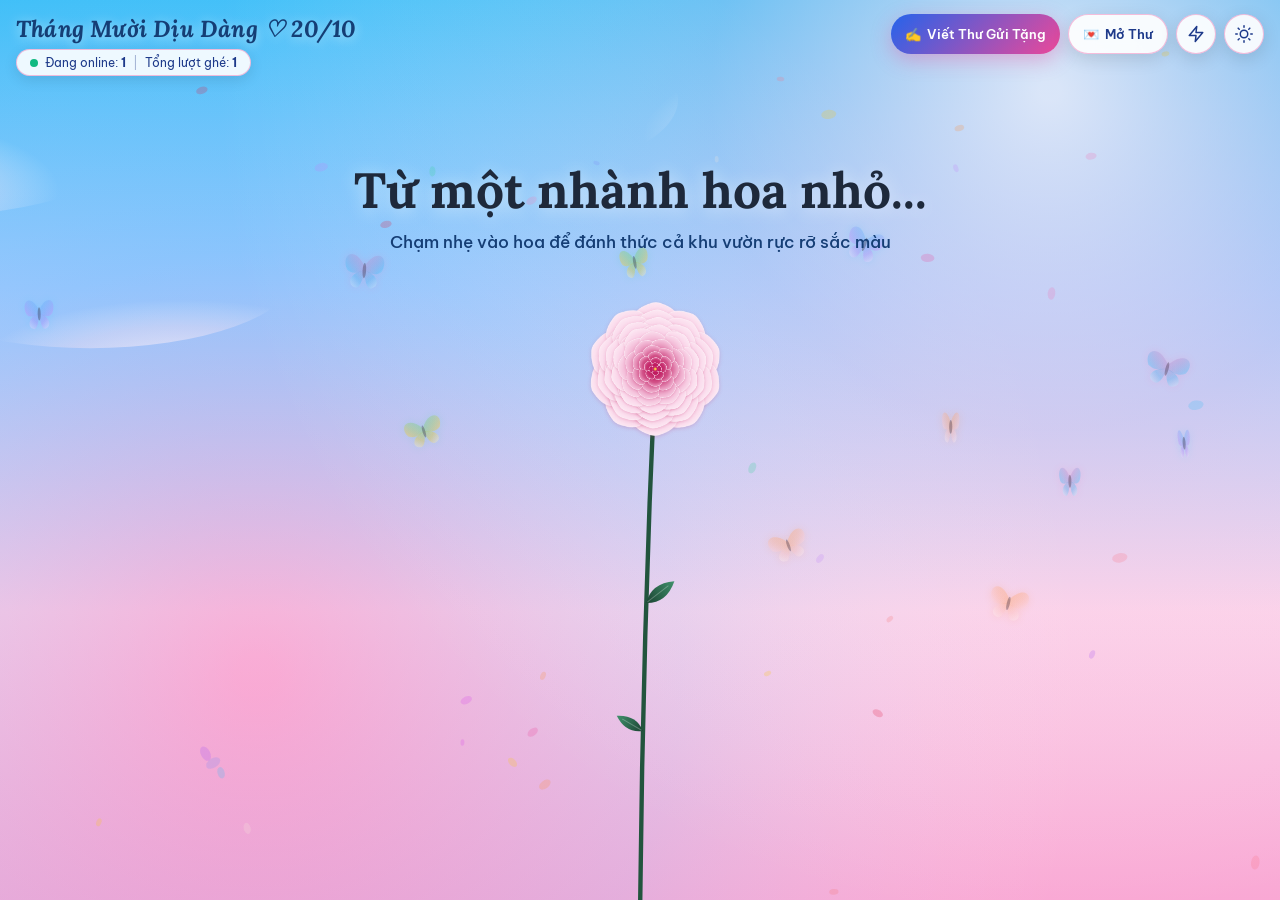
<file: index.html>
<!DOCTYPE html>
<html lang="vi">

<head>
    <meta charset="UTF-8">
    <meta name="viewport" content="width=device-width, initial-scale=1.0">
    <title>Vườn Hoa Tháng Mười - 20/10</title>
    <script>
        window.location.replace("garden.html" + window.location.search + window.location.hash);
    </script>
</head>

<body style="background:#0f2547;color:#fbcfe8;font-family:sans-serif;display:flex;align-items:center;justify-content:center;height:100vh;margin:0;">
    <p>Đang mở khu vườn hoa 20/10...</p>
</body>

</html>
</file>
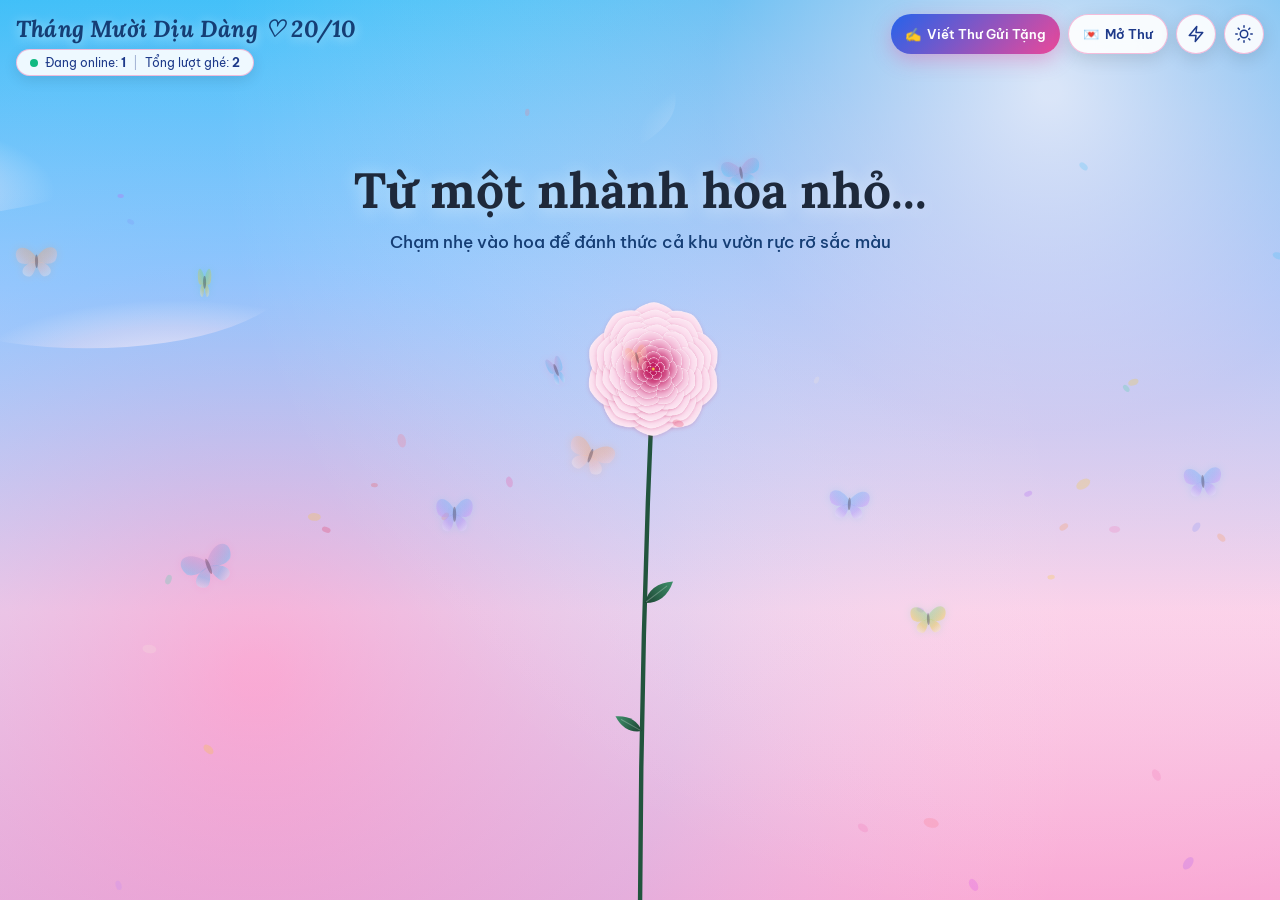
<file: garden.html>
<!DOCTYPE html>
<html lang="vi" data-theme="light">

<head>
    <meta charset="UTF-8">
    <meta name="viewport" content="width=device-width, initial-scale=1.0, maximum-scale=1.0, user-scalable=no, viewport-fit=cover">
    <meta http-equiv="X-UA-Compatible" content="IE=edge">
    <meta name="referrer" content="no-referrer">
    <title>Vườn Hoa Tháng Mười - 20/10 Ngọt Ngào</title>
    <link rel="preconnect" href="https://fonts.googleapis.com">
    <link rel="preconnect" href="https://fonts.gstatic.com" crossorigin>
    <link href="https://fonts.googleapis.com/css2?family=Be+Vietnam+Pro:ital,wght@0,300;0,400;0,500;0,600;0,700;1,400&family=Lora:ital,wght@0,500;0,600;0,700;1,500;1,600&display=swap" rel="stylesheet">
    <link rel="stylesheet" href="style.css?v=7">
    <style id="mobile-fix">
@supports (height: 100dvh) {
    .greeting-card {
        max-height: 85dvh;
    }
}

* {
    -webkit-tap-highlight-color: transparent;
}

@media (max-width: 680px) {
    /* ---------- 0. Lời dẫn giữa màn hình: thu hẹp để không chạm cột nút bên phải ---------- */
    .intro-prompt {
        width: calc(100% - 112px);
    }
    .intro-prompt h1 {
        font-size: 1.55rem;
        line-height: 1.25;
    }
    .intro-prompt p {
        font-size: 0.85rem;
    }
    /* ---------- 1. Góc trên trái: tiêu đề + badge ---------- */
    .top-left-area {
        top: max(12px, env(safe-area-inset-top, 12px));
        left: max(12px, env(safe-area-inset-left, 12px));
        /* chừa chỗ cho cột nút bên phải (38px nút + 12px lề + 10px đệm) */
        max-width: calc(100vw - 76px);
        gap: 5px;
    }
    .top-left-brand {
        font-size: 1rem;
        line-height: 1.25;
    }
    .visitor-badge {
        max-width: 100%;
        font-size: 0.66rem;
        padding: 4px 9px;
        gap: 5px;
        white-space: nowrap;
    }
    /* ---------- 2. Góc trên phải: xếp DỌC để không đè lên tiêu đề ---------- */
    .top-right-bar {
        flex-direction: column;
        align-items: flex-end;
        gap: 8px;
        top: max(12px, env(safe-area-inset-top, 12px));
        right: max(12px, env(safe-area-inset-right, 12px));
    }
    /* 4 nút cùng một kích thước tròn, đều nhau */
    .top-right-bar .icon-btn {
        width: 38px;
        height: 38px;
        min-width: 38px;
        padding: 0;
        border-radius: 50%;
    }
    /* ---------- 3. Dải nút dưới cùng: 3 nút vừa 1 hàng, không bị cắt ---------- */
    .bottom-controls {
        width: calc(100% - 24px);
        max-width: 460px;
        gap: 6px;
        bottom: max(16px, env(safe-area-inset-bottom, 16px));
    }
    .glass-btn {
        flex: 1 1 0;
        min-width: 0;
        flex-direction: column;
        justify-content: center;
        gap: 2px;
        padding: 8px 6px;
        border-radius: 18px;
        font-size: 0.72rem;
        line-height: 1.2;
        text-align: center;
        white-space: normal;
    }
    /* ---------- 4. Dòng chữ phụ phía dưới: cho xuống dòng thay vì bị cắt "..." ---------- */
    .subtitle-bottom {
        width: calc(100% - 28px);
        max-width: 460px;
        white-space: normal;
        text-align: center;
        font-size: 0.9rem;
        line-height: 1.35;
        padding: 8px 16px;
        border-radius: 20px;
    }
    /* ---------- 5. Form viết thư: cỡ chữ >= 16px để iOS không tự zoom khi bấm ô nhập ---------- */
    .compose-form input,
    .compose-form textarea,
    .compose-form select {
        font-size: 16px;
    }
}


/* Màn hình rất nhỏ (iPhone SE, máy 320px) */

@media (max-width: 360px) {
    .top-left-brand {
        font-size: 0.92rem;
    }
    .glass-btn {
        font-size: 0.68rem;
        padding: 8px 4px;
    }
}
    </style>
</head>

<body>

    <div class="top-left-area">
        <div class="top-left-brand">Tháng Mười Dịu Dàng ♡ 20/10</div>
        <div class="visitor-badge" title="Số liệu thống kê thực tế bắt đầu từ 0">
            <span class="pulse-dot"></span>
            <span>Đang online: <strong id="onlineNowCount">1</strong></span>
            <span class="badge-sep">|</span>
            <span>Tổng lượt ghé: <strong id="visitorCount">0</strong></span>
        </div>
    </div>

    <div class="top-right-bar">
        <button type="button" class="icon-btn primary-glow" id="openComposeBtn" title="Tự tay viết thư và tạo link gửi tặng">
      <span>✍️</span> <span class="btn-text-label">Viết Thư Gửi Tặng</span>
    </button>
        <button type="button" class="icon-btn" id="openCardDirectBtn" title="Mở đọc bức thư">
      <span>💌</span> <span class="btn-text-label">Mở Thư</span>
    </button>
        <button type="button" class="icon-btn circle" id="fxToggleBtn" title="Bật/Tắt Hiệu Ứng (Cho máy yếu)">
      <svg width="18" height="18" viewBox="0 0 24 24" fill="none" stroke="currentColor" stroke-width="2" stroke-linecap="round" stroke-linejoin="round"><polygon points="13 2 3 14 12 14 11 22 21 10 12 10 13 2"></polygon></svg>
    </button>
        <button type="button" class="icon-btn circle" id="themeToggleBtn" title="Đổi Ban Ngày / Đêm Sao Băng">
      <svg id="themeIcon" width="18" height="18" viewBox="0 0 24 24" fill="none" stroke="currentColor" stroke-width="2" stroke-linecap="round" stroke-linejoin="round"><circle cx="12" cy="12" r="5"></circle><line x1="12" y1="1" x2="12" y2="3"></line><line x1="12" y1="21" x2="12" y2="23"></line><line x1="4.22" y1="4.22" x2="5.64" y2="5.64"></line><line x1="18.36" y1="18.36" x2="19.78" y2="19.78"></line><line x1="1" y1="12" x2="3" y2="12"></line><line x1="21" y1="12" x2="23" y2="12"></line><line x1="4.22" y1="19.78" x2="5.64" y2="18.36"></line><line x1="18.36" y1="5.64" x2="19.78" y2="4.22"></line></svg>
    </button>
    </div>

    <div class="intro-prompt" id="introPrompt">
        <h1 id="introMainTitle">Từ một nhành hoa nhỏ...</h1>
        <p id="introSubText">Chạm nhẹ vào hoa để đánh thức cả khu vườn rực rỡ sắc màu</p>
    </div>

    <div class="subtitle-bottom" id="subtitleBottom">
        Từ một nhành hoa nhỏ, cả khu vườn đang thức giấc vì bạn...
    </div>

    <div class="floating-words-container" id="floatingWordsContainer"></div>

    <!-- Cửa sổ đọc thư -->
    <div class="card-overlay" id="cardOverlay">
        <div class="greeting-card custom-scroll">
            <button type="button" class="close-card-btn" id="closeCardBtn" title="Đóng lá thư">
        <svg width="20" height="20" viewBox="0 0 24 24" fill="none" stroke="currentColor" stroke-width="2.3" stroke-linecap="round" stroke-linejoin="round"><line x1="18" y1="6" x2="6" y2="18"></line><line x1="6" y1="6" x2="18" y2="18"></line></svg>
      </button>

            <div class="card-badge-tag">Ngày 20 Tháng 10 Dịu Dàng</div>
            <div class="card-dear" id="displayDear">Gửi những đóa hoa xinh đẹp nhất giữa đời thường,</div>
            <h2 class="card-title" id="displayTitle">Mong Mọi Điều Đẹp Đẽ Luôn Nở Rộ Bên Bạn</h2>
            <div class="card-divider"></div>

            <div class="card-body-container" id="displayBodyContainer">
                <p class="card-body">Một nhành hoa nhỏ có thể làm bừng sáng cả góc trời thu, còn nụ cười và sự dịu dàng của phái đẹp lại khiến cả thế gian này trở nên ấm áp, bình yên hơn biết bao nhiêu.</p>
                <p class="card-body">Giữa những nhịp sống vội vã thường ngày, mong rằng hôm nay và cả những tháng ngày về sau, mỗi cô gái, mỗi người mẹ, mỗi người chị đều tìm thấy cho riêng mình những khoảng lặng thật êm đềm. Chúc bạn luôn đủ bình yên để tận hưởng những niềm
                    vui giản dị, đủ rạng rỡ để đi qua mọi ngày nắng mưa và đủ tự tin để theo đuổi những giấc mơ của chính mình.</p>
                <p class="card-body">Hãy luôn yêu thương bản thân, luôn giữ ánh mắt trong veo và nụ cười tươi tắn trên môi. Bởi vì sự hiện diện của bạn chính là điều ngọt ngào và tuyệt vời nhất của cuộc đời này.</p>
            </div>

            <div class="card-sign" id="displaySign">Gửi ngàn hương sắc và những điều ngọt ngào nhất ♡</div>

            <div class="card-footer-actions">
                <button type="button" class="btn-card-action secondary" id="btnViewGarden">🌸 Ngắm vườn hoa</button>
                <button type="button" class="btn-card-action primary" id="btnSwitchToCompose">✍️ Tự viết thư gửi người thương</button>
            </div>
        </div>
    </div>

    <!-- Cửa sổ tự viết thư (Hoàn toàn trống để tự viết, chỉ có gợi ý mờ) -->
    <div class="card-overlay" id="composeOverlay">
        <div class="greeting-card compose-modal custom-scroll">
            <button type="button" class="close-card-btn" id="closeComposeBtn" title="Đóng cửa sổ viết thư">
        <svg width="20" height="20" viewBox="0 0 24 24" fill="none" stroke="currentColor" stroke-width="2.3" stroke-linecap="round" stroke-linejoin="round"><line x1="18" y1="6" x2="6" y2="18"></line><line x1="6" y1="6" x2="18" y2="18"></line></svg>
      </button>

            <h2 class="compose-heading">✍️ Tự Tay Viết Thư 20/10</h2>
            <p class="compose-sub">Các ô dưới đây hoàn toàn trống để bạn tự viết theo cảm xúc riêng. Bấm vào các nút chủ đề để xem gợi ý ý tưởng nhẹ nhàng nhé:</p>

            <div class="preset-group">
                <div class="preset-buttons">
                    <button type="button" class="preset-chip active" data-hint="mom">🌷 Gợi ý viết cho Mẹ</button>
                    <button type="button" class="preset-chip" data-hint="lover">💖 Gợi ý cho Người yêu / Vợ</button>
                    <button type="button" class="preset-chip" data-hint="crush">✨ Gợi ý cho Crush / Bạn nữ</button>
                    <button type="button" class="preset-chip" data-hint="sister">🌸 Gợi ý cho Chị / Em gái</button>
                </div>
                <div class="hint-preview-box" id="hintPreviewBox">
                    💡 <strong>Gợi ý nhẹ:</strong> Bạn có thể nhắc về những bữa cơm ấm áp của Mẹ, cảm ơn Mẹ vì những hy sinh thầm lặng và chúc Mẹ luôn khỏe mạnh, an yên mỗi ngày...
                </div>
            </div>

            <form id="customLetterForm" class="compose-form" autocomplete="off">
                <div class="form-row-2">
                    <div class="form-group">
                        <label for="inputRecipient">Lời mở đầu (Gửi đến ai):</label>
                        <input type="text" id="inputRecipient" value="" autocomplete="off" placeholder="Gợi ý: Gửi Mẹ yêu của con," maxlength="90" required>
                    </div>
                    <div class="form-group">
                        <label for="inputTitle">Tiêu đề bức thư:</label>
                        <input type="text" id="inputTitle" value="" autocomplete="off" placeholder="Gợi ý: Mong Mẹ Luôn Bình Yên" maxlength="100" required>
                    </div>
                </div>

                <div class="form-group">
                    <div class="label-with-counter">
                        <label for="inputMessage">Tâm tình của bạn (Bạn tự gõ nội dung vào đây):</label>
                        <span class="char-counter" id="charCounter">0 / 2500</span>
                    </div>
                    <textarea id="inputMessage" class="custom-scroll" rows="5" autocomplete="off" placeholder="Gợi ý: Nhân ngày 20/10, con chúc Mẹ luôn thật nhiều sức khỏe... (Hãy tự gõ câu chữ của riêng bạn vào đây nhé)" maxlength="2500" required></textarea>
                </div>

                <div class="form-row-2">
                    <div class="form-group">
                        <label for="inputSender">Chữ ký / Lời kết của bạn:</label>
                        <input type="text" id="inputSender" value="" autocomplete="off" placeholder="Gợi ý: Con của Mẹ ♡" maxlength="90" required>
                    </div>
                    <div class="form-group">
                        <label for="inputTheme">Khung cảnh khi người ấy mở link:</label>
                        <select id="inputTheme">
              <option value="light">☀️ Ban ngày (Bầu trời Xanh Lam mix Hồng & Đàn bướm)</option>
              <option value="dark">🌠 Ban đêm (Đêm Xanh Lam mix Hồng, Sao băng & Đom đóm)</option>
            </select>
                    </div>
                </div>

                <div class="compose-actions">
                    <button type="button" class="btn-card-action secondary" id="btnClearForm">🔄 Làm trống ô</button>
                    <button type="button" class="btn-card-action secondary" id="btnPreviewLetter">👁️ Xem Trước Thư</button>
                    <button type="submit" class="btn-card-action primary" id="btnGenerateShareLink">🔗 Lưu & Tạo Link Gửi Tặng</button>
                </div>
            </form>

            <div class="share-result-box" id="shareResultBox">
                <div class="share-result-title">🎉 Link thư riêng của bạn đã tạo xong! Hãy sao chép gửi cho người nhận:</div>
                <div class="share-url-row">
                    <input type="text" id="generatedShareUrl" readonly>
                    <button type="button" id="btnCopyShareUrl">Sao chép Link</button>
                </div>
                <p class="share-note">💡 Khi người nhận mở link này trên điện thoại hoặc máy tính, khu vườn sẽ nở rộ kèm đúng bức thư bạn vừa tự tay viết!</p>
            </div>

            <div class="saved-history-section">
                <div class="saved-history-header">
                    <span>📚 Thư bạn đã tự viết & lưu trên máy này (<span id="savedCountLabel">0</span>)</span>
                    <button type="button" class="clear-history-btn" id="btnClearSaved">Xóa lịch sử</button>
                </div>
                <div class="saved-list custom-scroll" id="savedLettersList"></div>
            </div>
        </div>
    </div>

    <div class="bottom-controls" id="bottomControls">
        <button type="button" class="glass-btn" id="btnReadAgain"><span>💌</span> Xem lại thư</button>
        <button type="button" class="glass-btn" id="btnBottomCompose"><span>✍️</span> Viết thư gửi tặng</button>
        <button type="button" class="glass-btn" id="btnReplayBloom"><span>🌸</span> Cho hoa nở lại</button>
    </div>

    <div class="toast-notification" id="toastNotify">Đã sao chép đường link thành công!</div>

    <canvas id="gardenCanvas"></canvas>

    <script src="garden-botany.js?v=7"></script>
    <script src="card.js?v=7"></script>
    <script src="script.js?v=7"></script>
</body>

</html>
</file>
<file: style.css>
:root[data-theme="light"] {
    --bg-fallback: #cfe8ff;
    --brand-color: #153e75;
    --text-main: #1e293b;
    --card-bg: rgba(255, 252, 254, 0.96);
    --card-border: rgba(236, 72, 153, 0.35);
    --card-text: #332030;
    --card-title: #9d174d;
    --ui-btn-bg: rgba(255, 255, 255, 0.9);
    --ui-btn-hover: #ffffff;
    --ui-btn-text: #1e3a8a;
    --accent-pink: #e11d48;
    --accent-secondary: #2563eb;
    --input-bg: rgba(250, 245, 255, 0.92);
    --input-border: rgba(219, 39, 119, 0.28);
    --scroll-track: rgba(59, 130, 246, 0.08);
    --scroll-thumb: linear-gradient(180deg, #38bdf8, #ec4899);
    --scroll-thumb-hover: linear-gradient(180deg, #0284c7, #db2777);
}

:root[data-theme="dark"] {
    --bg-fallback: #071630;
    --brand-color: #f9a8d4;
    --text-main: #f8fafc;
    --card-bg: rgba(15, 23, 42, 0.96);
    --card-border: rgba(244, 114, 182, 0.35);
    --card-text: #e2e8f0;
    --card-title: #f472b6;
    --ui-btn-bg: rgba(15, 28, 58, 0.9);
    --ui-btn-hover: #1e3a8a;
    --ui-btn-text: #fbcfe8;
    --accent-pink: #f472b6;
    --accent-secondary: #38bdf8;
    --input-bg: rgba(11, 18, 36, 0.9);
    --input-border: rgba(56, 189, 248, 0.35);
    --scroll-track: rgba(56, 189, 248, 0.08);
    --scroll-thumb: linear-gradient(180deg, #38bdf8, #f472b6);
    --scroll-thumb-hover: linear-gradient(180deg, #0ea5e9, #ec4899);
}

* {
    box-sizing: border-box;
    margin: 0;
    padding: 0;
    -webkit-tap-highlight-color: transparent;
}


/* ĐỊNH DẠNG THANH TRƯỢT (SCROLLBAR) XANH LAM MIX HỒNG CHO MỌI KHUNG CUỘN */

.custom-scroll,
.greeting-card,
textarea,
.saved-list {
    scrollbar-width: thin;
    scrollbar-color: #ec4899 rgba(59, 130, 246, 0.08);
    -webkit-overflow-scrolling: touch;
    scroll-behavior: smooth;
}

.custom-scroll::-webkit-scrollbar,
.greeting-card::-webkit-scrollbar,
textarea::-webkit-scrollbar,
.saved-list::-webkit-scrollbar {
    width: 7px;
    height: 7px;
}

.custom-scroll::-webkit-scrollbar-button,
.greeting-card::-webkit-scrollbar-button,
textarea::-webkit-scrollbar-button,
.saved-list::-webkit-scrollbar-button {
    display: none;
    width: 0;
    height: 0;
}

.custom-scroll::-webkit-scrollbar-track,
.greeting-card::-webkit-scrollbar-track,
textarea::-webkit-scrollbar-track,
.saved-list::-webkit-scrollbar-track {
    background: var(--scroll-track);
    border-radius: 50px;
    margin: 8px 0;
}

.custom-scroll::-webkit-scrollbar-thumb,
.greeting-card::-webkit-scrollbar-thumb,
textarea::-webkit-scrollbar-thumb,
.saved-list::-webkit-scrollbar-thumb {
    background: var(--scroll-thumb);
    border-radius: 50px;
    border: 1.5px solid transparent;
    background-clip: padding-box;
}

.custom-scroll::-webkit-scrollbar-thumb:hover,
.greeting-card::-webkit-scrollbar-thumb:hover,
textarea::-webkit-scrollbar-thumb:hover,
.saved-list::-webkit-scrollbar-thumb:hover {
    background: var(--scroll-thumb-hover);
}

html,
body {
    width: 100%;
    height: 100%;
    overflow: hidden;
    position: fixed;
    inset: 0;
    background: var(--bg-fallback);
    font-family: 'Be Vietnam Pro', -apple-system, BlinkMacSystemFont, sans-serif;
    overscroll-behavior: none;
    user-select: none;
    -webkit-user-select: none;
}

canvas {
    position: fixed;
    inset: 0;
    width: 100%;
    height: 100%;
    z-index: 1;
    display: block;
    cursor: pointer;
    touch-action: none;
}

.top-left-area {
    position: fixed;
    top: max(14px, env(safe-area-inset-top, 14px));
    left: max(16px, env(safe-area-inset-left, 16px));
    z-index: 20;
    display: flex;
    flex-direction: column;
    gap: 6px;
    pointer-events: none;
}

.top-left-brand {
    font-family: 'Lora', serif;
    font-style: italic;
    font-weight: 700;
    font-size: clamp(1.02rem, 2.2vw, 1.45rem);
    color: var(--brand-color);
    text-shadow: 0 2px 12px rgba(255, 255, 255, 0.55);
    letter-spacing: 0.2px;
    transition: color 0.4s ease;
}

.visitor-badge {
    display: inline-flex;
    align-items: center;
    gap: 7px;
    width: max-content;
    padding: 5px 13px;
    border-radius: 50px;
    background: var(--ui-btn-bg);
    backdrop-filter: blur(10px);
    -webkit-backdrop-filter: blur(10px);
    border: 1px solid var(--card-border);
    font-size: 0.75rem;
    color: var(--ui-btn-text);
    box-shadow: 0 4px 14px rgba(0, 0, 0, 0.1);
}

.badge-sep {
    opacity: 0.35;
}

.pulse-dot {
    width: 8px;
    height: 8px;
    border-radius: 50%;
    background: #10b981;
    box-shadow: 0 0 0 0 rgba(16, 185, 129, 0.7);
    animation: pulseGreen 2s infinite;
}

@keyframes pulseGreen {
    0% {
        box-shadow: 0 0 0 0 rgba(16, 185, 129, 0.7);
    }
    70% {
        box-shadow: 0 0 0 7px rgba(16, 185, 129, 0);
    }
    100% {
        box-shadow: 0 0 0 0 rgba(16, 185, 129, 0);
    }
}

.top-right-bar {
    position: fixed;
    top: max(14px, env(safe-area-inset-top, 14px));
    right: max(16px, env(safe-area-inset-right, 16px));
    z-index: 25;
    display: flex;
    align-items: center;
    gap: 8px;
}

.icon-btn {
    height: 40px;
    padding: 0 14px;
    border-radius: 50px;
    background: var(--ui-btn-bg);
    backdrop-filter: blur(12px);
    -webkit-backdrop-filter: blur(12px);
    border: 1px solid var(--card-border);
    display: flex;
    align-items: center;
    justify-content: center;
    gap: 6px;
    cursor: pointer;
    color: var(--ui-btn-text);
    font-family: 'Be Vietnam Pro', sans-serif;
    font-size: 0.82rem;
    font-weight: 600;
    box-shadow: 0 5px 18px rgba(0, 0, 0, 0.12);
    transition: all 0.25s ease;
}

.icon-btn.primary-glow {
    background: linear-gradient(135deg, #2563eb, #ec4899);
    color: #ffffff;
    border: none;
    box-shadow: 0 6px 20px rgba(236, 72, 153, 0.35);
}

.icon-btn.primary-glow:hover {
    color: #ffffff;
    filter: brightness(1.08);
    transform: translateY(-2px);
}

.icon-btn.circle {
    width: 40px;
    padding: 0;
    border-radius: 50%;
}

.icon-btn:hover {
    transform: translateY(-2px);
    background: var(--ui-btn-hover);
    color: var(--accent-pink);
}

.intro-prompt {
    position: fixed;
    top: 23%;
    left: 50%;
    transform: translate(-50%, -50%);
    z-index: 12;
    width: 90%;
    max-width: 650px;
    text-align: center;
    pointer-events: none;
    transition: all 0.85s cubic-bezier(0.22, 1, 0.36, 1);
}

.intro-prompt.hidden {
    opacity: 0;
    transform: translate(-50%, -75%) scale(0.94);
}

.intro-prompt h1 {
    font-family: 'Lora', serif;
    font-weight: 700;
    font-size: clamp(1.85rem, 4.8vw, 3.1rem);
    color: var(--text-main);
    margin-bottom: 8px;
    text-shadow: 0 2px 18px rgba(255, 255, 255, 0.55);
}

.intro-prompt p {
    font-size: clamp(0.9rem, 2vw, 1.08rem);
    color: var(--brand-color);
    font-weight: 500;
    line-height: 1.5;
    animation: gentlePulse 2.4s infinite ease-in-out;
}

@keyframes gentlePulse {
    0%,
    100% {
        opacity: 0.75;
        transform: scale(0.99);
    }
    50% {
        opacity: 1;
        transform: scale(1.02);
    }
}

.subtitle-bottom {
    position: fixed;
    bottom: max(30px, env(safe-area-inset-bottom, 30px));
    left: 50%;
    transform: translateX(-50%) translateY(18px);
    z-index: 14;
    font-family: 'Lora', serif;
    font-style: italic;
    font-size: clamp(0.95rem, 2.2vw, 1.32rem);
    color: var(--text-main);
    background: var(--ui-btn-bg);
    backdrop-filter: blur(12px);
    -webkit-backdrop-filter: blur(12px);
    border: 1px solid var(--card-border);
    padding: 8px 22px;
    border-radius: 50px;
    box-shadow: 0 8px 25px rgba(0, 0, 0, 0.14);
    pointer-events: none;
    opacity: 0;
    transition: all 0.75s cubic-bezier(0.22, 1, 0.36, 1);
    white-space: nowrap;
    max-width: 92vw;
    overflow: hidden;
    text-overflow: ellipsis;
}

.subtitle-bottom.show {
    opacity: 1;
    transform: translateX(-50%) translateY(0);
}

.floating-words-container {
    position: fixed;
    inset: 0;
    pointer-events: none;
    z-index: 11;
    overflow: hidden;
}

.float-word {
    position: absolute;
    font-family: 'Lora', serif;
    font-style: italic;
    font-weight: 600;
    font-size: clamp(1.05rem, 2.2vw, 1.45rem);
    color: var(--accent-pink);
    background: rgba(255, 255, 255, 0.72);
    backdrop-filter: blur(6px);
    padding: 4px 14px;
    border-radius: 50px;
    box-shadow: 0 4px 15px rgba(225, 29, 72, 0.15);
    opacity: 0;
    animation: floatUpWish 5.2s ease-in-out forwards;
}

:root[data-theme="dark"] .float-word {
    background: rgba(15, 28, 58, 0.78);
    color: #fbcfe8;
}

@keyframes floatUpWish {
    0% {
        transform: translateY(25px) scale(0.85);
        opacity: 0;
    }
    20% {
        transform: translateY(0) scale(1);
        opacity: 0.92;
    }
    80% {
        transform: translateY(-75px) scale(1);
        opacity: 0.75;
    }
    100% {
        transform: translateY(-115px) scale(0.9);
        opacity: 0;
    }
}

.card-overlay {
    position: fixed;
    inset: 0;
    z-index: 40;
    display: flex;
    align-items: center;
    justify-content: center;
    background: rgba(8, 18, 40, 0.56);
    backdrop-filter: blur(9px);
    -webkit-backdrop-filter: blur(9px);
    opacity: 0;
    pointer-events: none;
    transition: opacity 0.45s ease;
    padding: 14px;
}

.card-overlay.active {
    opacity: 1;
    pointer-events: auto;
}

.greeting-card {
    position: relative;
    width: 100%;
    max-width: 590px;
    max-height: 85vh;
    overflow-y: auto;
    background: var(--card-bg);
    border: 1.5px solid var(--card-border);
    border-radius: 24px;
    padding: 34px 28px 26px;
    text-align: left;
    box-shadow: 0 32px 80px rgba(0, 0, 0, 0.42), 0 0 0 6px rgba(255, 255, 255, 0.08);
    transform: translateY(28px) scale(0.95);
    transition: all 0.45s cubic-bezier(0.19, 1, 0.22, 1);
    overscroll-behavior: contain;
    user-select: text;
    -webkit-user-select: text;
}

.compose-modal {
    max-width: 640px;
    padding: 26px 24px 24px;
}

.card-overlay.active .greeting-card {
    transform: translateY(0) scale(1);
}

.close-card-btn {
    position: sticky;
    top: 0;
    float: right;
    margin-top: -10px;
    margin-right: -8px;
    width: 36px;
    height: 36px;
    border-radius: 50%;
    background: rgba(225, 29, 72, 0.14);
    border: 1px solid rgba(225, 29, 72, 0.3);
    display: flex;
    align-items: center;
    justify-content: center;
    cursor: pointer;
    color: var(--accent-pink);
    transition: all 0.25s ease;
    z-index: 10;
}

.close-card-btn:hover {
    background: var(--accent-pink);
    color: #ffffff;
    transform: scale(1.08) rotate(90deg);
}

.card-badge-tag {
    width: max-content;
    margin: 0 auto 10px;
    padding: 4px 14px;
    border-radius: 50px;
    background: linear-gradient(90deg, rgba(37, 99, 235, 0.12), rgba(225, 29, 72, 0.12));
    color: var(--accent-pink);
    font-size: 0.76rem;
    font-weight: 600;
    letter-spacing: 0.3px;
}

.card-dear {
    font-family: 'Lora', serif;
    font-style: italic;
    font-weight: 600;
    font-size: clamp(1.15rem, 2.6vw, 1.42rem);
    color: var(--accent-pink);
    margin-bottom: 8px;
    text-align: center;
}

.card-title {
    font-family: 'Lora', serif;
    font-weight: 700;
    font-size: clamp(1.5rem, 3.6vw, 2.1rem);
    line-height: 1.3;
    color: var(--card-title);
    margin-bottom: 16px;
    text-align: center;
}

.card-divider {
    width: 85px;
    height: 2px;
    background: linear-gradient(90deg, transparent, #38bdf8, #ec4899, transparent);
    margin: 0 auto 18px;
}

.card-body {
    font-family: 'Be Vietnam Pro', sans-serif;
    font-size: clamp(0.92rem, 1.8vw, 1.02rem);
    line-height: 1.8;
    color: var(--card-text);
    margin-bottom: 14px;
    text-align: justify;
    font-weight: 400;
}

.card-sign {
    font-family: 'Lora', serif;
    font-style: italic;
    font-weight: 700;
    font-size: clamp(1.15rem, 2.5vw, 1.38rem);
    color: var(--card-title);
    margin: 20px 0 20px;
    text-align: center;
}

.card-footer-actions {
    display: flex;
    flex-wrap: wrap;
    justify-content: center;
    gap: 10px;
    margin-top: 8px;
}

.btn-card-action {
    padding: 10px 18px;
    border-radius: 50px;
    font-family: 'Be Vietnam Pro', sans-serif;
    font-size: 0.86rem;
    font-weight: 600;
    cursor: pointer;
    transition: all 0.25s ease;
    border: none;
    display: inline-flex;
    align-items: center;
    justify-content: center;
    gap: 6px;
}

.btn-card-action.primary {
    background: linear-gradient(135deg, #2563eb, #ec4899);
    color: #ffffff;
    box-shadow: 0 6px 20px rgba(236, 72, 153, 0.3);
}

.btn-card-action.primary:hover {
    transform: translateY(-2px);
    filter: brightness(1.08);
}

.btn-card-action.secondary {
    background: rgba(225, 29, 72, 0.1);
    color: var(--card-title);
    border: 1px solid var(--card-border);
}

.btn-card-action.secondary:hover {
    background: rgba(225, 29, 72, 0.18);
    transform: translateY(-2px);
}

.compose-heading {
    font-family: 'Lora', serif;
    font-size: clamp(1.3rem, 3vw, 1.68rem);
    color: var(--card-title);
    text-align: center;
    margin-bottom: 6px;
    clear: both;
}

.compose-sub {
    font-size: 0.82rem;
    color: var(--card-text);
    opacity: 0.85;
    text-align: center;
    margin-bottom: 12px;
    line-height: 1.5;
}

.preset-group {
    margin-bottom: 14px;
}

.preset-buttons {
    display: flex;
    flex-wrap: wrap;
    gap: 7px;
    margin-bottom: 9px;
}

.preset-chip {
    padding: 6px 12px;
    border-radius: 50px;
    border: 1px solid var(--input-border);
    background: var(--input-bg);
    color: var(--card-text);
    font-family: 'Be Vietnam Pro', sans-serif;
    font-size: 0.77rem;
    font-weight: 500;
    cursor: pointer;
    transition: all 0.2s ease;
}

.preset-chip:hover,
.preset-chip.active {
    background: linear-gradient(135deg, #2563eb, #ec4899);
    color: #ffffff;
    border-color: transparent;
}

.hint-preview-box {
    padding: 10px 13px;
    border-radius: 12px;
    background: linear-gradient(90deg, rgba(56, 189, 248, 0.1), rgba(236, 72, 153, 0.1));
    border-left: 3px solid var(--accent-pink);
    font-size: 0.8rem;
    line-height: 1.55;
    color: var(--card-text);
}

.compose-form {
    display: flex;
    flex-direction: column;
    gap: 12px;
}

.form-row-2 {
    display: grid;
    grid-template-columns: 1fr 1fr;
    gap: 10px;
}

.form-group {
    display: flex;
    flex-direction: column;
    gap: 4px;
}

.label-with-counter {
    display: flex;
    justify-content: space-between;
    align-items: center;
}

.char-counter {
    font-size: 0.74rem;
    color: var(--accent-pink);
    font-weight: 600;
}

.form-group label {
    font-size: 0.8rem;
    font-weight: 600;
    color: var(--card-title);
}

.form-group input,
.form-group textarea,
.form-group select {
    width: 100%;
    padding: 10px 12px;
    border-radius: 12px;
    border: 1.5px solid var(--input-border);
    background: var(--input-bg);
    color: var(--card-text);
    font-family: 'Be Vietnam Pro', sans-serif;
    font-size: 16px;
    outline: none;
    transition: border-color 0.2s ease, box-shadow 0.2s ease;
}

.form-group input::placeholder,
.form-group textarea::placeholder {
    color: var(--card-text);
    opacity: 0.42;
    font-style: italic;
}

.form-group textarea {
    resize: vertical;
    line-height: 1.6;
    min-height: 118px;
}

.form-group input:focus,
.form-group textarea:focus,
.form-group select:focus {
    border-color: var(--accent-pink);
    box-shadow: 0 0 0 3px rgba(236, 72, 153, 0.15);
}

.compose-actions {
    display: flex;
    flex-wrap: wrap;
    justify-content: flex-end;
    gap: 8px;
    margin-top: 4px;
}

.share-result-box {
    display: none;
    margin-top: 14px;
    padding: 12px;
    border-radius: 12px;
    background: rgba(16, 185, 129, 0.12);
    border: 1px solid rgba(16, 185, 129, 0.4);
}

.share-result-box.show {
    display: block;
}

.share-result-title {
    font-size: 0.82rem;
    font-weight: 700;
    color: #059669;
    margin-bottom: 7px;
}

:root[data-theme="dark"] .share-result-title {
    color: #34d399;
}

.share-url-row {
    display: flex;
    gap: 7px;
}

.share-url-row input {
    flex: 1;
    padding: 8px 10px;
    border-radius: 9px;
    border: 1px solid rgba(16, 185, 129, 0.4);
    background: var(--card-bg);
    color: var(--card-text);
    font-size: 0.82rem;
}

.share-url-row button {
    padding: 8px 14px;
    border-radius: 9px;
    border: none;
    background: #10b981;
    color: #ffffff;
    font-weight: 600;
    font-size: 0.82rem;
    cursor: pointer;
    white-space: nowrap;
}

.share-note {
    font-size: 0.74rem;
    color: var(--card-text);
    opacity: 0.85;
    margin-top: 6px;
    line-height: 1.4;
}

.saved-history-section {
    margin-top: 16px;
    padding-top: 12px;
    border-top: 1px dashed var(--input-border);
}

.saved-history-header {
    display: flex;
    justify-content: space-between;
    align-items: center;
    font-size: 0.8rem;
    font-weight: 600;
    color: var(--card-title);
    margin-bottom: 8px;
}

.clear-history-btn {
    background: none;
    border: none;
    color: var(--accent-pink);
    font-size: 0.76rem;
    cursor: pointer;
    text-decoration: underline;
}

.saved-list {
    display: flex;
    flex-direction: column;
    gap: 6px;
    max-height: 120px;
    overflow-y: auto;
    padding-right: 4px;
}

.saved-item {
    display: flex;
    justify-content: space-between;
    align-items: center;
    padding: 7px 11px;
    border-radius: 9px;
    background: var(--input-bg);
    border: 1px solid var(--input-border);
    font-size: 0.78rem;
    color: var(--card-text);
}

.saved-item-info {
    overflow: hidden;
    text-overflow: ellipsis;
    white-space: nowrap;
    max-width: 72%;
}

.saved-item-btn {
    padding: 4px 10px;
    border-radius: 6px;
    border: none;
    background: var(--accent-pink);
    color: #fff;
    font-size: 0.74rem;
    cursor: pointer;
}

.bottom-controls {
    position: fixed;
    bottom: max(22px, env(safe-area-inset-bottom, 22px));
    left: 50%;
    transform: translateX(-50%) translateY(28px);
    z-index: 22;
    display: flex;
    gap: 8px;
    opacity: 0;
    pointer-events: none;
    transition: all 0.55s cubic-bezier(0.22, 1, 0.36, 1);
    width: max-content;
    max-width: 96vw;
}

.bottom-controls.visible {
    opacity: 1;
    transform: translateX(-50%) translateY(0);
    pointer-events: auto;
}

.glass-btn {
    background: var(--ui-btn-bg);
    backdrop-filter: blur(14px);
    -webkit-backdrop-filter: blur(14px);
    border: 1px solid var(--card-border);
    padding: 10px 18px;
    border-radius: 50px;
    font-family: 'Be Vietnam Pro', sans-serif;
    font-size: 0.85rem;
    font-weight: 600;
    color: var(--ui-btn-text);
    cursor: pointer;
    box-shadow: 0 8px 25px rgba(0, 0, 0, 0.16);
    transition: all 0.25s ease;
    display: flex;
    align-items: center;
    gap: 6px;
    white-space: nowrap;
}

.glass-btn:hover {
    background: var(--ui-btn-hover);
    color: var(--accent-pink);
    transform: translateY(-2px);
}

.toast-notification {
    position: fixed;
    bottom: 84px;
    left: 50%;
    transform: translateX(-50%) translateY(20px);
    z-index: 100;
    background: linear-gradient(135deg, #2563eb, #ec4899);
    color: #ffffff;
    padding: 9px 20px;
    border-radius: 50px;
    font-size: 0.84rem;
    font-weight: 600;
    box-shadow: 0 10px 30px rgba(236, 72, 153, 0.38);
    opacity: 0;
    pointer-events: none;
    transition: all 0.3s ease;
    white-space: nowrap;
}

.toast-notification.show {
    opacity: 1;
    transform: translateX(-50%) translateY(0);
}

@media (max-width: 680px) {
    .form-row-2 {
        grid-template-columns: 1fr;
    }
    .greeting-card {
        padding: 24px 16px 20px;
        max-height: 82vh;
    }
    .custom-scroll::-webkit-scrollbar,
    .greeting-card::-webkit-scrollbar,
    textarea::-webkit-scrollbar {
        width: 4px;
    }
    .btn-text-label {
        display: none;
    }
    .icon-btn {
        padding: 0 11px;
    }
    .glass-btn {
        padding: 9px 13px;
        font-size: 0.78rem;
    }
    .visitor-badge {
        font-size: 0.7rem;
        padding: 4px 10px;
    }
}

/* =====================================================================
   MOBILE FIX - Vườn Hoa Nody (đã gộp vào style.css, KHÔNG cần file riêng)
   ===================================================================== */

/* Trình duyệt trong app (Messenger/Zalo/Facebook) có thanh địa chỉ co giãn:
   dùng dvh để khung thư không bị tràn ra ngoài vùng nhìn thấy */

@supports (height: 100dvh) {
    .greeting-card {
        max-height: 85dvh;
    }
}

* {
    -webkit-tap-highlight-color: transparent;
}

@media (max-width: 680px) {
    /* ---------- 0. Lời dẫn giữa màn hình: thu hẹp để không chạm cột nút bên phải ---------- */
    .intro-prompt {
        width: calc(100% - 112px);
    }
    .intro-prompt h1 {
        font-size: 1.55rem;
        line-height: 1.25;
    }
    .intro-prompt p {
        font-size: 0.85rem;
    }
    /* ---------- 1. Góc trên trái: tiêu đề + badge ---------- */
    .top-left-area {
        top: max(12px, env(safe-area-inset-top, 12px));
        left: max(12px, env(safe-area-inset-left, 12px));
        /* chừa chỗ cho cột nút bên phải (38px nút + 12px lề + 10px đệm) */
        max-width: calc(100vw - 76px);
        gap: 5px;
    }
    .top-left-brand {
        font-size: 1rem;
        line-height: 1.25;
    }
    .visitor-badge {
        max-width: 100%;
        font-size: 0.66rem;
        padding: 4px 9px;
        gap: 5px;
        white-space: nowrap;
    }
    /* ---------- 2. Góc trên phải: xếp DỌC để không đè lên tiêu đề ---------- */
    .top-right-bar {
        flex-direction: column;
        align-items: flex-end;
        gap: 8px;
        top: max(12px, env(safe-area-inset-top, 12px));
        right: max(12px, env(safe-area-inset-right, 12px));
    }
    /* 4 nút cùng một kích thước tròn, đều nhau */
    .top-right-bar .icon-btn {
        width: 38px;
        height: 38px;
        min-width: 38px;
        padding: 0;
        border-radius: 50%;
    }
    /* ---------- 3. Dải nút dưới cùng: 3 nút vừa 1 hàng, không bị cắt ---------- */
    .bottom-controls {
        width: calc(100% - 24px);
        max-width: 460px;
        gap: 6px;
        bottom: max(16px, env(safe-area-inset-bottom, 16px));
    }
    .glass-btn {
        flex: 1 1 0;
        min-width: 0;
        flex-direction: column;
        justify-content: center;
        gap: 2px;
        padding: 8px 6px;
        border-radius: 18px;
        font-size: 0.72rem;
        line-height: 1.2;
        text-align: center;
        white-space: normal;
    }
    /* ---------- 4. Dòng chữ phụ phía dưới: cho xuống dòng thay vì bị cắt "..." ---------- */
    .subtitle-bottom {
        width: calc(100% - 28px);
        max-width: 460px;
        white-space: normal;
        text-align: center;
        font-size: 0.9rem;
        line-height: 1.35;
        padding: 8px 16px;
        border-radius: 20px;
    }
    /* ---------- 5. Form viết thư: cỡ chữ >= 16px để iOS không tự zoom khi bấm ô nhập ---------- */
    .compose-form input,
    .compose-form textarea,
    .compose-form select {
        font-size: 16px;
    }
}


/* Màn hình rất nhỏ (iPhone SE, máy 320px) */

@media (max-width: 360px) {
    .top-left-brand {
        font-size: 0.92rem;
    }
    .glass-btn {
        font-size: 0.68rem;
        padding: 8px 4px;
    }
}
</file>
